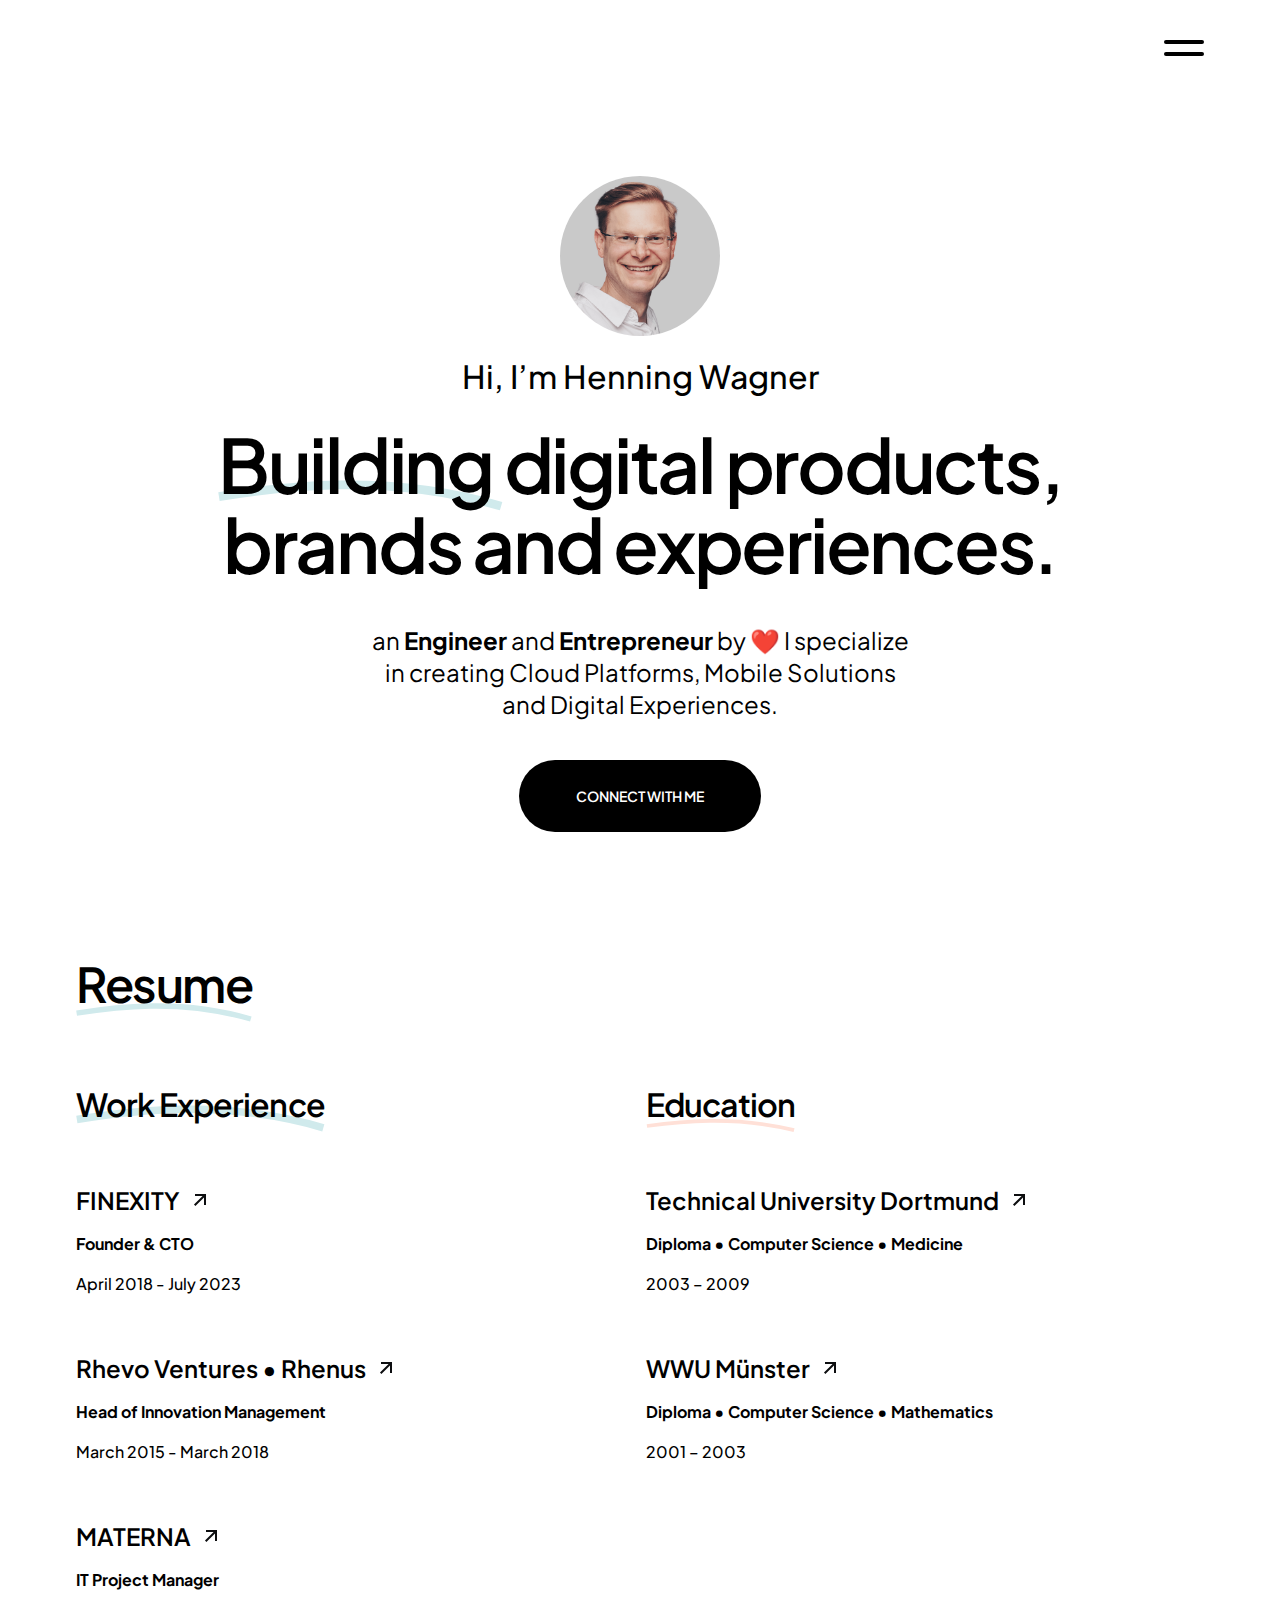
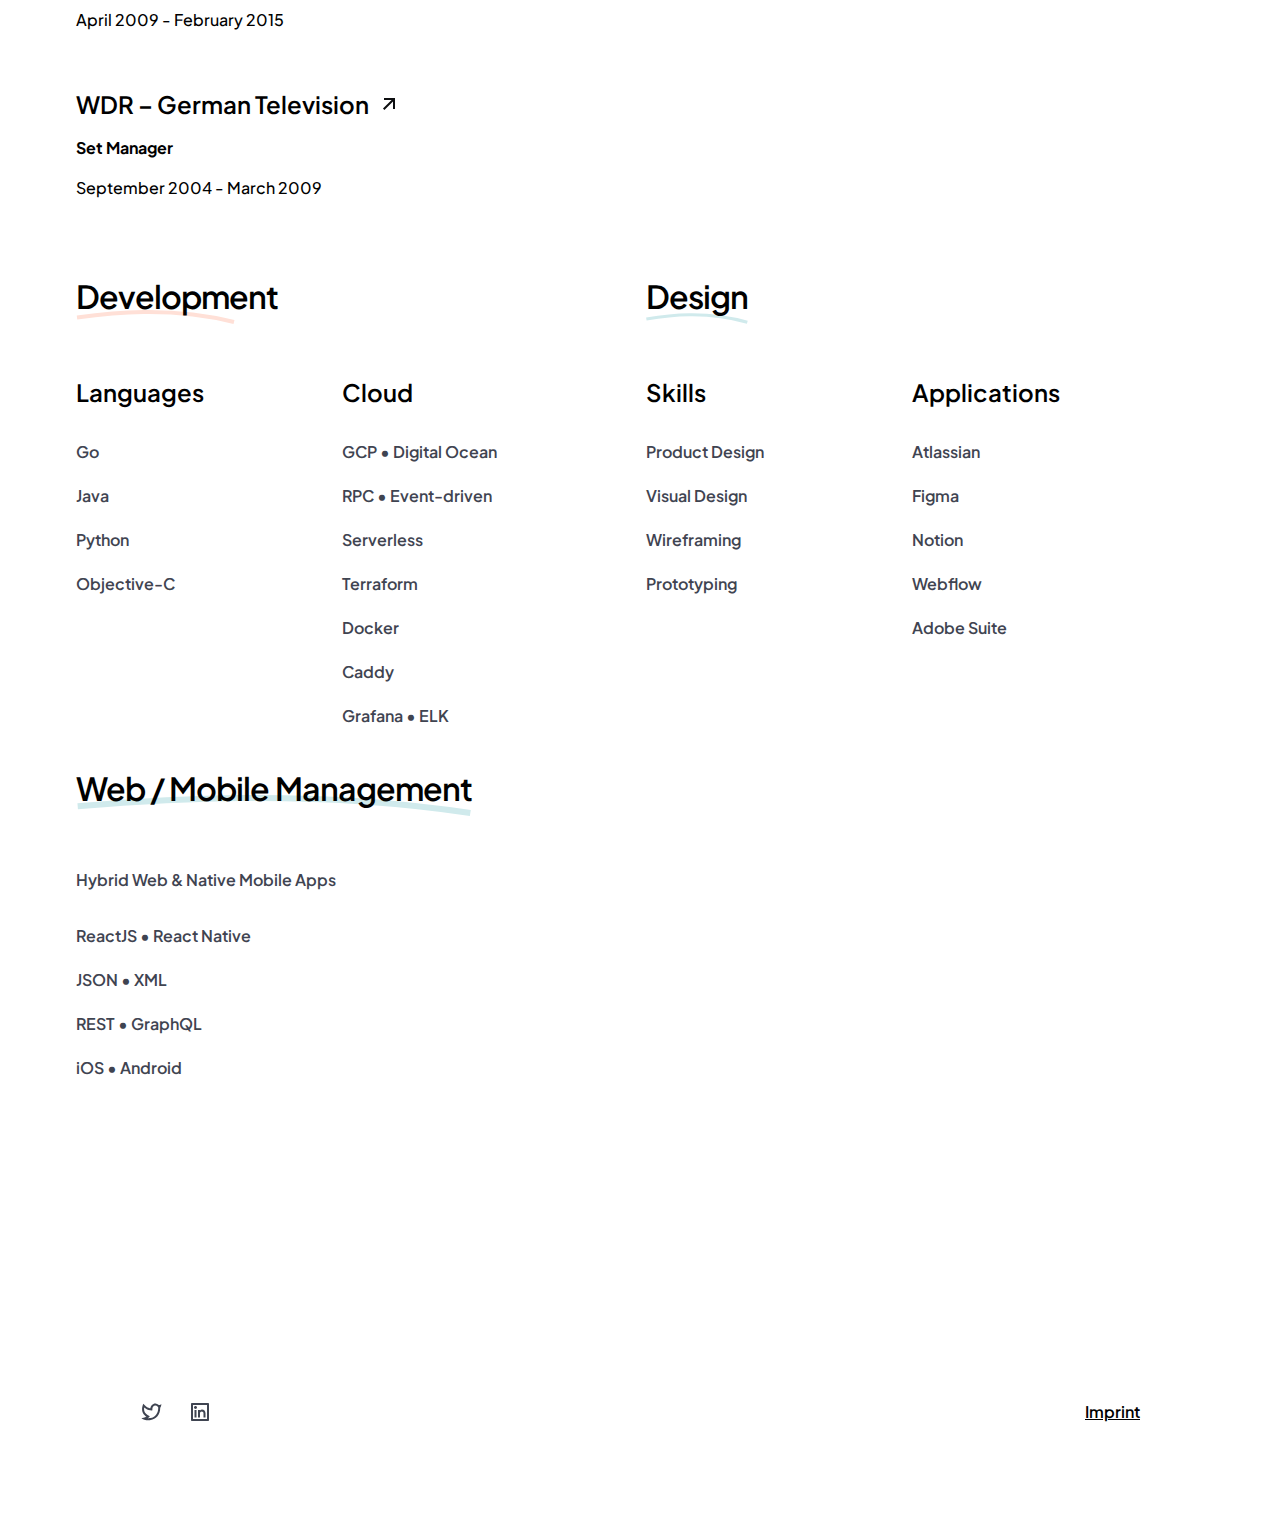
<file: index.html>
<!DOCTYPE html>
<html lang="en">
  <head>
    <meta charset="UTF-8" />
    <meta name="viewport" content="width=device-width, initial-scale=1.0" />
    <link rel="stylesheet" href="./static/style.css" />
    <link rel="shortcut icon" href="./static/hw.png" type="image/x-icon" />
    <script src="./static/tailwind-min.js"></script>
    <title>Home</title>
  </head>
  <body>
    <nav
      class="lg:max-w-[1160px] w-full mx-auto px-4 flex justify-end py-10 gap-4 relative z-50"
    >
      <!--  -->
      <button onclick="mobile()" class="">
        <div id="one" class="w-10 h-1 duration-300 rounded-md bg-black"></div>
        <div
          id="two"
          class="w-10 h-1 duration-300 rounded-md bg-black mt-2"
        ></div>
      </button>
      <!--  -->
      <div
        id="mobilenav"
        class="bg-white z-10 -translate-x-[2000px] duration-300 absolute top-20 shadow md:max-w-[1000px] w-full mx-auto"
      >
        <ul class="flex flex-col gap-7 items-start px-10 py-4">
          <li class="text-black font-semibold text-base cursor-pointer">
            <a href="./index.html">Home</a>
          </li>
          <li class="text-black font-semibold text-base cursor-pointer">
            <a href="imprint.html">Imprint</a>
          </li>
        </ul>
      </div>
    </nav>
    <!--  -->
    <div class="lg:max-w-[950px] w-full mx-auto px-4 md:pt-20 pt-10">
      <img
        src="./static/hw.png"
        alt="Wagner"
        class="rounded-full mx-auto w-[160px] h-[160px]"
      />
      <h1 class="text-[32px] font-medium text-center mt-4 mb-6">
        Hi, I’m Henning Wagner
      </h1>
      <h1
        class="lg:text-[75px] text-4xl font-semibold text-center md:leading-[80px] tracking-[-.03em] relative"
      >
        <span class="relative"
          >Building

          <img
            src="./static/line1.svg"
            alt="Line"
            class="absolute left-0 bottom-0 -z-10"
          />
        </span>
        digital products, brands and experiences.
      </h1>
      <p class="my-10 md:max-w-[540px] w-full mx-auto text-2xl text-center">
        an <b> Engineer </b> and <b> Entrepreneur </b> by ❤️ I specialize in
        creating Cloud Platforms, Mobile Solutions and Digital Experiences.
      </p>
      <a href="mailto:hi@henningwagner.com" target="_blank">
        <button
          class="w-[242px] h-[72px] bg-black hover:bg-opacity-90 transform duration-300 ease-in-out text-white text-sm font-semibold flex justify-center items-center rounded-full mx-auto"
        >
          CONNECT WITH ME
        </button>
      </a>
    </div>
    <!--  -->
    <div class="lg:max-w-[1160px] w-full mx-auto px-4 md:py-28 py-14">
      <h1
        class="lg:text-[48px] text-4xl font-semibold leading-[80px] tracking-[-.03em] relative"
      >
        <span class="relative"
          >Resume

          <img
            src="./static/line1.svg"
            alt="Line"
            class="absolute left-0 -bottom-2 -z-10"
          />
        </span>
      </h1>
      <div class="flex lg:flex-nowrap flex-wrap gap-5 mt-10">
        <div class="lg:max-w-[550px] w-full">
          <h1
            class="lg:text-[32px] text-2xl font-semibold leading-[80px] tracking-[-.03em] relative"
          >
            <span class="relative"
              >Work Experience

              <img
                src="./static/line1.svg"
                alt="Line"
                class="absolute left-0 -bottom-2 -z-10"
              />
            </span>
          </h1>
          <a
            href="https://finexity.com/"
            target="_blank"
            class="cursor-pointer"
          >
            <p class="mt-10 flex gap-2 cursor-pointer text-2xl font-semibold">
              FINEXITY
              <img src="./static/arrow.svg" alt="Arrow" />
            </p>
            <p class="text-base font-bold mt-4">Founder & CTO</p>
            <p class="text-base mt-4 font-medium">April 2018 - July 2023</p>
          </a>
          <a
            href="https://www.rhevo-innovations.com/"
            target="_blank"
            class="cursor-pointer"
          >
            <p class="mt-14 flex gap-2 cursor-pointer text-2xl font-semibold">
              Rhevo Ventures • Rhenus
              <img src="./static/arrow.svg" alt="Arrow" />
            </p>
            <p class="text-base font-bold mt-4">
              Head of Innovation Management
            </p>
            <p class="text-base mt-4 font-medium">March 2015 - March 2018</p>
          </a>
          <a
            href="https://www.materna.de/EN/Home/home_node.html"
            target="_blank"
            class="cursor-pointer"
          >
            <p class="mt-14 flex gap-2 cursor-pointer text-2xl font-semibold">
              MATERNA
              <img src="./static/arrow.svg" alt="Arrow" />
            </p>
            <p class="text-base font-bold mt-4">IT Project Manager</p>
            <p class="text-base mt-4 font-medium">April 2009 - February 2015</p>
          </a>
          <a href="https://www1.wdr.de/index.html" target="_blank">
            <p class="mt-14 flex gap-2 cursor-pointer text-2xl font-semibold">
              WDR – German Television
              <img src="./static/arrow.svg" alt="Arrow" />
            </p>
            <p class="text-base font-bold mt-4">Set Manager</p>
            <p class="text-base mt-4 font-medium">
              September 2004 - March 2009
            </p>
          </a>
        </div>
        <div class="lg:max-w-[550px] w-full">
          <h1
            class="lg:text-[32px] text-2xl font-semibold leading-[80px] tracking-[-.03em] relative"
          >
            <span class="relative"
              >Education

              <img
                src="./static/line2.svg"
                alt="Line"
                class="absolute left-0 -bottom-2 -z-10"
              />
            </span>
          </h1>
          <a
            href="https://www.tu-dortmund.de/en"
            target="_blank"
            class="cursor-pointer"
          >
            <p class="mt-10 flex gap-2 cursor-pointer text-2xl font-semibold">
              Technical University Dortmund
              <img src="./static/arrow.svg" alt="Arrow" />
            </p>
            <p class="text-base font-bold mt-4">
              Diploma • Computer Science • Medicine
            </p>
            <p class="text-base mt-4 font-medium">2003 – 2009</p>
          </a>
          <a
            href="https://www.uni-muenster.de/en/"
            target="_blank"
            class="cursor-pointer"
          >
            <p class="mt-14 flex gap-2 cursor-pointer text-2xl font-semibold">
              WWU Münster
              <img src="./static/arrow.svg" alt="Arrow" />
            </p>
            <p class="text-base font-bold mt-4">
              Diploma • Computer Science • Mathematics
            </p>
            <p class="text-base mt-4 font-medium">2001 – 2003</p>
          </a>
        </div>
      </div>
      <!--  -->
      <div class="flex flex-wrap gap-5 mt-14">
        <div class="lg:max-w-[550px] w-full">
          <h1
            class="lg:text-[32px] text-2xl font-semibold leading-[80px] tracking-[-.03em] relative"
          >
            <span class="relative"
              >Development
              <img
                src="./static/line2.svg"
                alt="Line"
                class="absolute left-0 -bottom-2 -z-10"
              />
            </span>
          </h1>
          <div class="flex md:flex-nowrap flex-wrap">
            <div class="w-[266px]">
              <p class="mt-10 flex gap-2 cursor-pointer text-2xl font-semibold">
                Languages
              </p>
              <p class="text-base font-semibold text-[#3f4451] mt-8">Go</p>
              <p class="text-base font-semibold text-[#3f4451] mt-5">Java</p>
              <p class="text-base font-semibold text-[#3f4451] mt-5">Python</p>
              <p class="text-base font-semibold text-[#3f4451] mt-5">
                Objective-C
              </p>
            </div>
            <div class="w-[266px]">
              <p class="mt-10 flex gap-2 cursor-pointer text-2xl font-semibold">
                Cloud
              </p>
              <p class="text-base font-semibold text-[#3f4451] mt-8">
                GCP • Digital Ocean
              </p>
              <p class="text-base font-semibold text-[#3f4451] mt-5">
                RPC • Event-driven
              </p>
              <p class="text-base font-semibold text-[#3f4451] mt-5">
                Serverless
              </p>
              <p class="text-base font-semibold text-[#3f4451] mt-5">
                Terraform
              </p>
              <p class="text-base font-semibold text-[#3f4451] mt-5">Docker</p>
              <p class="text-base font-semibold text-[#3f4451] mt-5">Caddy</p>
              <p class="text-base font-semibold text-[#3f4451] mt-5">
                Grafana • ELK
              </p>
            </div>
          </div>
        </div>
        <div class="lg:max-w-[550px] w-full">
          <h1
            class="lg:text-[32px] text-2xl font-semibold leading-[80px] tracking-[-.03em] relative"
          >
            <span class="relative"
              >Design
              <img
                src="./static/line1.svg"
                alt="Line"
                class="absolute left-0 -bottom-2 -z-10"
              />
            </span>
          </h1>
          <div class="flex md:flex-nowrap flex-wrap">
            <div class="w-[266px]">
              <p class="mt-10 flex gap-2 cursor-pointer text-2xl font-semibold">
                Skills
              </p>
              <p class="text-base font-semibold text-[#3f4451] mt-8">
                Product Design
              </p>
              <p class="text-base font-semibold text-[#3f4451] mt-5">
                Visual Design
              </p>
              <p class="text-base font-semibold text-[#3f4451] mt-5">
                Wireframing
              </p>
              <p class="text-base font-semibold text-[#3f4451] mt-5">
                Prototyping
              </p>
            </div>
            <div class="w-[266px]">
              <p class="mt-10 flex gap-2 cursor-pointer text-2xl font-semibold">
                Applications
              </p>
              <p class="text-base font-semibold text-[#3f4451] mt-8">
                Atlassian
              </p>
              <p class="text-base font-semibold text-[#3f4451] mt-5">Figma</p>
              <p class="text-base font-semibold text-[#3f4451] mt-5">Notion</p>
              <p class="text-base font-semibold text-[#3f4451] mt-5">Webflow</p>
              <p class="text-base font-semibold text-[#3f4451] mt-5">
                Adobe Suite
              </p>
            </div>
          </div>
        </div>
        <div class="lg:max-w-[550px] w-full">
          <h1
            class="lg:text-[32px] text-2xl font-semibold leading-[80px] tracking-[-.03em] relative"
          >
            <span class="relative"
              >Web / Mobile Management
              <img
                src="./static/line3.svg"
                alt="Line"
                class="absolute left-0 -bottom-2 -z-10 w-full"
              />
            </span>
          </h1>
          <div class="flex md:flex-nowrap flex-wrap">
            <div class="mt-10">
              <p class="text-base font-semibold text-[#3f4451]">
                Hybrid Web & Native Mobile Apps
              </p>
              <p class="text-base font-semibold text-[#3f4451] mt-8">
                ReactJS • React Native
              </p>
              <p class="text-base font-semibold text-[#3f4451] mt-5">
                JSON • XML
              </p>
              <p class="text-base font-semibold text-[#3f4451] mt-5">
                REST • GraphQL
              </p>
              <p class="text-base font-semibold text-[#3f4451] mt-5">
                iOS • Android
              </p>
            </div>
          </div>
        </div>
      </div>
      <!--  -->
      <div
        class="flex md:justify-between justify-center items-center gap-4 lg:mt-80 md:mt-20 mt-10 lg:max-w-[1000px] w-full mx-auto"
      >
        <div class="flex gap-6 items-center">
          <a
            class="cursor-pointer"
            href="https://twitter.com/hewagner"
            target="_blank"
          >
            <img src="./static/x.svg" alt="X" />
          </a>
          <a
            class="cursor-pointer"
            href="https://www.linkedin.com/in/henning-wagner/"
            target="_blank"
          >
            <img src="./static/li.svg" alt="LinkedIn" />
          </a>
        </div>
        <a href="imprint.html">
          <p class="text-base hover:underline font-semibold underline">
            Imprint
          </p>
        </a>
      </div>
    </div>
    <script>
      function mobile() {
        mobilenav.classList.toggle("translate-x-0");
        one.classList.toggle("rotate-45");
        two.classList.toggle("-rotate-45");
      }
    </script>
  </body>
</html>
</file>
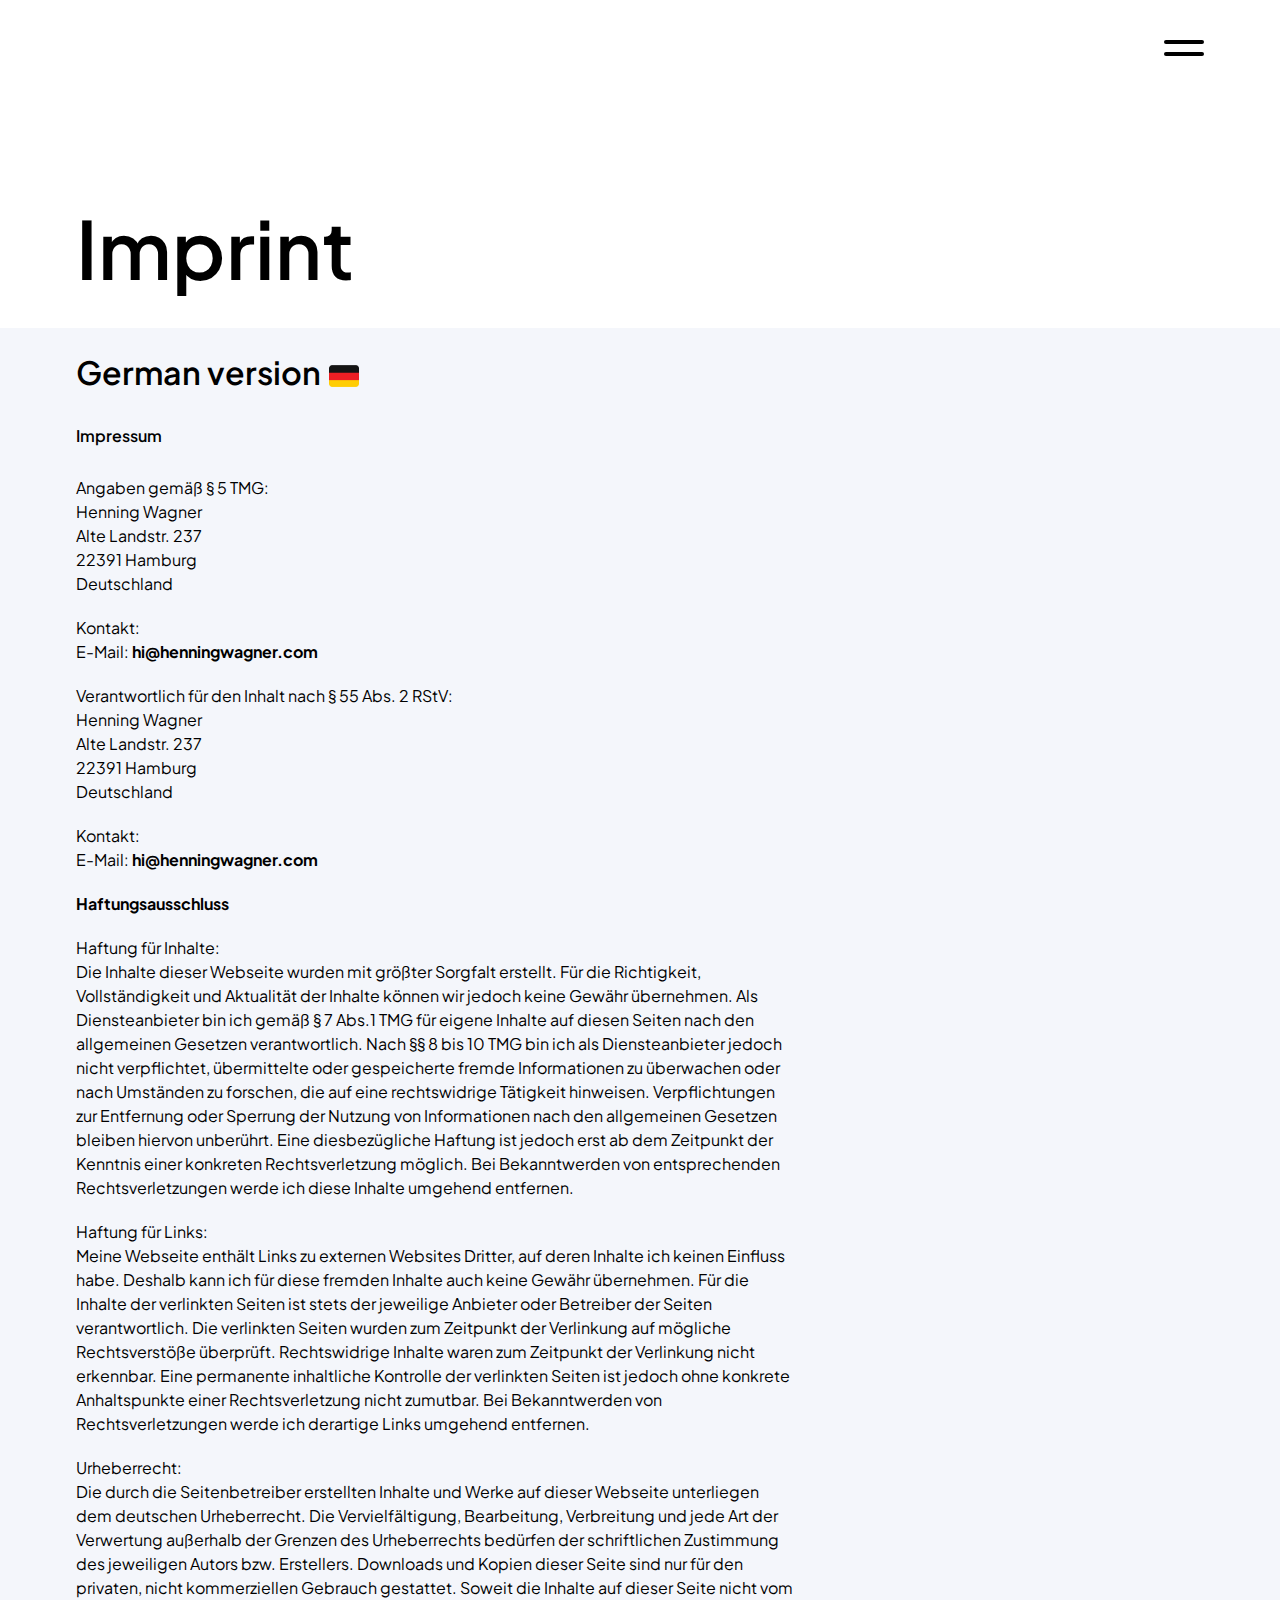
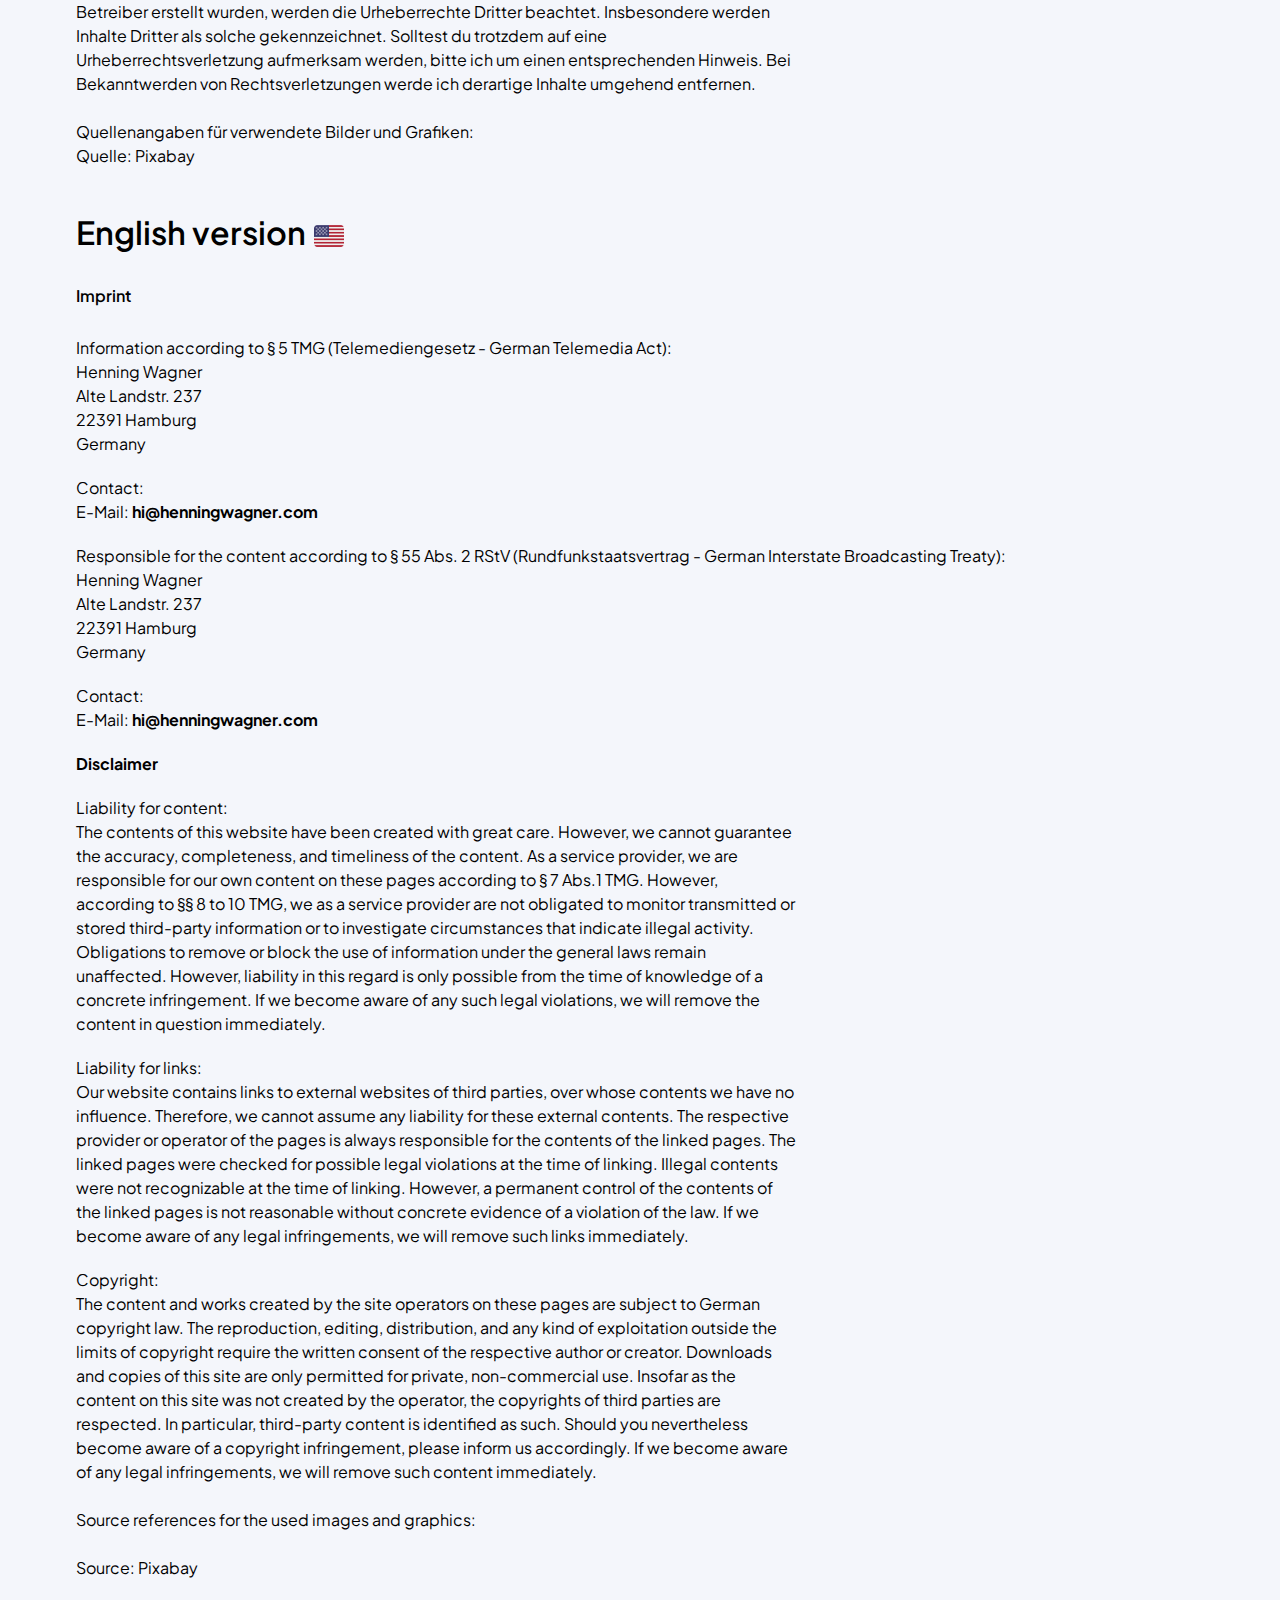
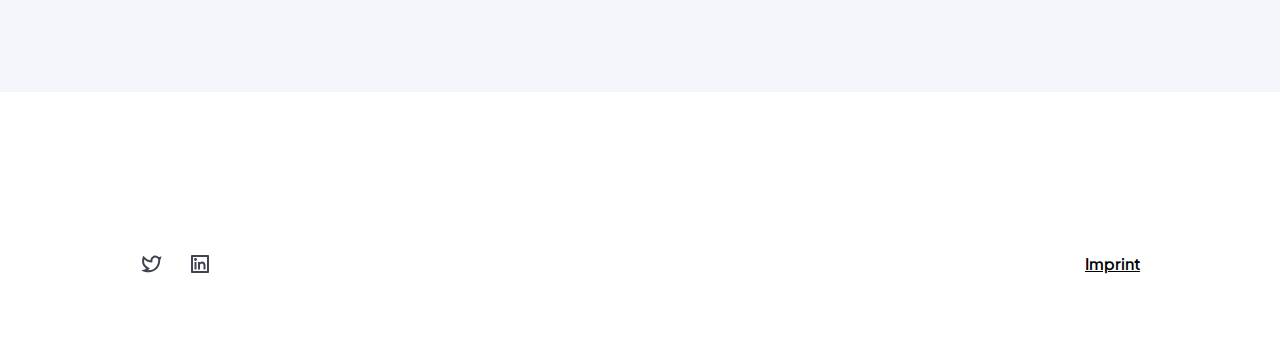
<file: imprint.html>
<!DOCTYPE html>
<html lang="en">
  <head>
    <meta charset="UTF-8" />
    <meta name="viewport" content="width=device-width, initial-scale=1.0" />
    <link rel="stylesheet" href="./static/style.css" />
    <link rel="shortcut icon" href="./static/hw.png" type="image/x-icon" />
    <script src="./static/tailwind-min.js"></script>
    <title>Imprint</title>
  </head>
  <body>
    <nav
      class="lg:max-w-[1160px] w-full mx-auto px-4 flex justify-end py-10 gap-4 relative z-50"
    >
      <button onclick="mobile()" class="">
        <div id="one" class="w-10 h-1 duration-300 rounded-md bg-black"></div>
        <div
          id="two"
          class="w-10 h-1 duration-300 rounded-md bg-black mt-2"
        ></div>
      </button>
      <!--  -->
      <div
        id="mobilenav"
        class="bg-white z-10 -translate-y-[2000px] duration-300 absolute top-20 shadow md:max-w-[1000px] w-full mx-auto"
      >
        <ul class="flex flex-col gap-7 items-start px-10 py-4">
          <li class="text-black font-semibold text-base cursor-pointer">
            <a href="./index.html">Home</a>
          </li>
          <li class="text-black font-semibold text-base cursor-pointer">
            <a href="./imprint.html">Imprint</a>
          </li>
        </ul>
      </div>
    </nav>
    <div class="lg:max-w-[1160px] w-full mx-auto px-4 md:pt-28 pt-14 mb-10">
      <h1 class="lg:text-[80px] md:text-6xl text-4xl font-semibold">Imprint</h1>
    </div>
    <div class="md:mb-28 mb-14 bg-[#F4F6FB] pt-5 md:pb-28 pb-20">
      <div class="lg:max-w-[1160px] w-full mx-auto px-4">
        <h1 class="text-[32px] font-semibold flex gap-2 items-center">
          German version
          <span class="font-normal"
            ><img
              src="./static/german.png"
              alt="German"
              class="w-[30px] mt-2"
            />
          </span>
        </h1>
        <p class="text-base font-semibold my-7">Impressum</p>
        <p class="text-base">
          Angaben gemäß § 5 TMG: <br />
          Henning Wagner <br />
          Alte Landstr. 237 <br />
          22391 Hamburg <br />
          Deutschland <br />
        </p>
        <p class="my-5 text-base">
          Kontakt: <br />
          E-Mail:
          <b
            ><a href="mailto:hi@henningwagner.com" class="cursor-pointer">
              hi@henningwagner.com
            </a></b
          >
        </p>
        <p class="text-base">
          Verantwortlich für den Inhalt nach § 55 Abs. 2 RStV: <br />
          Henning Wagner <br />
          Alte Landstr. 237 <br />
          22391 Hamburg <br />
          Deutschland <br />
        </p>
        <p class="my-5 text-base">
          Kontakt: <br />
          E-Mail:
          <b
            ><a href="mailto:hi@henningwagner.com" class="cursor-pointer">
              hi@henningwagner.com
            </a>
          </b>
        </p>
        <p class="text-base my-5"><b>‍‍Haftungsausschluss </b></p>
        <p class="text-base md:max-w-[720px] w-full">
          ‍Haftung für Inhalte: <br />
          Die Inhalte dieser Webseite wurden mit größter Sorgfalt erstellt. Für
          die Richtigkeit, Vollständigkeit und Aktualität der Inhalte können wir
          jedoch keine Gewähr übernehmen. Als Diensteanbieter bin ich gemäß § 7
          Abs.1 TMG für eigene Inhalte auf diesen Seiten nach den allgemeinen
          Gesetzen verantwortlich. Nach §§ 8 bis 10 TMG bin ich als
          Diensteanbieter jedoch nicht verpflichtet, übermittelte oder
          gespeicherte fremde Informationen zu überwachen oder nach Umständen zu
          forschen, die auf eine rechtswidrige Tätigkeit hinweisen.
          Verpflichtungen zur Entfernung oder Sperrung der Nutzung von
          Informationen nach den allgemeinen Gesetzen bleiben hiervon unberührt.
          Eine diesbezügliche Haftung ist jedoch erst ab dem Zeitpunkt der
          Kenntnis einer konkreten Rechtsverletzung möglich. Bei Bekanntwerden
          von entsprechenden Rechtsverletzungen werde ich diese Inhalte umgehend
          entfernen.
        </p>
        <p class="text-base md:max-w-[720px] w-full my-5">
          Haftung für Links: <br />
          Meine Webseite enthält Links zu externen Websites Dritter, auf deren
          Inhalte ich keinen Einfluss habe. Deshalb kann ich für diese fremden
          Inhalte auch keine Gewähr übernehmen. Für die Inhalte der verlinkten
          Seiten ist stets der jeweilige Anbieter oder Betreiber der Seiten
          verantwortlich. Die verlinkten Seiten wurden zum Zeitpunkt der
          Verlinkung auf mögliche Rechtsverstöße überprüft. Rechtswidrige
          Inhalte waren zum Zeitpunkt der Verlinkung nicht erkennbar. Eine
          permanente inhaltliche Kontrolle der verlinkten Seiten ist jedoch ohne
          konkrete Anhaltspunkte einer Rechtsverletzung nicht zumutbar. Bei
          Bekanntwerden von Rechtsverletzungen werde ich derartige Links
          umgehend entfernen.
        </p>
        <p class="text-base md:max-w-[720px] w-full">
          Urheberrecht: <br />
          Die durch die Seitenbetreiber erstellten Inhalte und Werke auf dieser
          Webseite unterliegen dem deutschen Urheberrecht. Die Vervielfältigung,
          Bearbeitung, Verbreitung und jede Art der Verwertung außerhalb der
          Grenzen des Urheberrechts bedürfen der schriftlichen Zustimmung des
          jeweiligen Autors bzw. Erstellers. Downloads und Kopien dieser Seite
          sind nur für den privaten, nicht kommerziellen Gebrauch gestattet.
          Soweit die Inhalte auf dieser Seite nicht vom Betreiber erstellt
          wurden, werden die Urheberrechte Dritter beachtet. Insbesondere werden
          Inhalte Dritter als solche gekennzeichnet. Solltest du trotzdem auf
          eine Urheberrechtsverletzung aufmerksam werden, bitte ich um einen
          entsprechenden Hinweis. Bei Bekanntwerden von Rechtsverletzungen werde
          ich derartige Inhalte umgehend entfernen. <br /><br />
          Quellenangaben für verwendete Bilder und Grafiken: <br />
          Quelle: Pixabay
        </p>
        <!--  -->
        <h1 class="text-[32px] font-semibold flex gap-2 items-center mt-10">
          English version
          <span class="font-normal"
            ><img src="./static/us.png" alt="German" class="w-[30px] mt-2"
          /></span>
        </h1>
        <p class="text-base font-semibold my-7">Imprint</p>
        <p class="text-base">
          Information according to § 5 TMG (Telemediengesetz - German Telemedia
          Act):
          <br />
          Henning Wagner <br />
          Alte Landstr. 237 <br />
          22391 Hamburg <br />
          Germany <br />
        </p>
        <p class="my-5 text-base">
          Contact: <br />
          E-Mail:
          <b
            ><a href="mailto:hi@henningwagner.com" class="cursor-pointer">
              hi@henningwagner.com
            </a>
          </b>
        </p>
        <p class="text-base">
          Responsible for the content according to § 55 Abs. 2 RStV
          (Rundfunkstaatsvertrag - German Interstate Broadcasting Treaty):
          <br />
          Henning Wagner <br />
          Alte Landstr. 237 <br />
          22391 Hamburg <br />
          Germany <br />
        </p>
        <p class="my-5 text-base">
          Contact: <br />
          E-Mail:
          <b
            ><a href="mailto:hi@henningwagner.com" class="cursor-pointer">
              hi@henningwagner.com
            </a>
          </b>
        </p>
        <p class="text-base my-5"><b>Disclaimer </b></p>
        <p class="text-base md:max-w-[720px] w-full">
          Liability for content:
          <br />
          The contents of this website have been created with great care.
          However, we cannot guarantee the accuracy, completeness, and
          timeliness of the content. As a service provider, we are responsible
          for our own content on these pages according to § 7 Abs.1 TMG.
          However, according to §§ 8 to 10 TMG, we as a service provider are not
          obligated to monitor transmitted or stored third-party information or
          to investigate circumstances that indicate illegal activity.
          Obligations to remove or block the use of information under the
          general laws remain unaffected. However, liability in this regard is
          only possible from the time of knowledge of a concrete infringement.
          If we become aware of any such legal violations, we will remove the
          content in question immediately.
        </p>
        <p class="text-base md:max-w-[720px] w-full my-5">
          Liability for links: <br />
          Our website contains links to external websites of third parties, over
          whose contents we have no influence. Therefore, we cannot assume any
          liability for these external contents. The respective provider or
          operator of the pages is always responsible for the contents of the
          linked pages. The linked pages were checked for possible legal
          violations at the time of linking. Illegal contents were not
          recognizable at the time of linking. However, a permanent control of
          the contents of the linked pages is not reasonable without concrete
          evidence of a violation of the law. If we become aware of any legal
          infringements, we will remove such links immediately.
        </p>
        <p class="text-base md:max-w-[720px] w-full">
          Copyright: <br />
          The content and works created by the site operators on these pages are
          subject to German copyright law. The reproduction, editing,
          distribution, and any kind of exploitation outside the limits of
          copyright require the written consent of the respective author or
          creator. Downloads and copies of this site are only permitted for
          private, non-commercial use. Insofar as the content on this site was
          not created by the operator, the copyrights of third parties are
          respected. In particular, third-party content is identified as such.
          Should you nevertheless become aware of a copyright infringement,
          please inform us accordingly. If we become aware of any legal
          infringements, we will remove such content immediately. <br /><br />
          Source references for the used images and graphics:
          <br /><br />
          Source: Pixabay
        </p>
      </div>
    </div>
    <!--  -->
    <div
      class="flex md:justify-between justify-center items-center gap-4 lg:mt-40 md:mt-20 mt-10 lg:max-w-[1000px] w-full mx-auto pb-20"
    >
      <div class="flex gap-6 items-center">
        <a
          class="cursor-pointer"
          href="https://twitter.com/hewagner"
          target="_blank"
        >
          <img src="./static/x.svg" alt="X" />
        </a>
        <a
          class="cursor-pointer"
          href="https://www.linkedin.com/in/henning-wagner/"
          target="_blank"
        >
          <img src="./static/li.svg" alt="LinkedIn" />
        </a>
      </div>
      <a href="imprint.html">
        <p class="text-base hover:underline font-semibold underline">Imprint</p>
      </a>
    </div>
    <script>
      function mobile() {
        mobilenav.classList.toggle("translate-y-0");
        one.classList.toggle("rotate-45");
        two.classList.toggle("-rotate-45");
      }
    </script>
  </body>
</html>
</file>
<file: static/style.css>
@import url("https://fonts.googleapis.com/css2?family=Plus+Jakarta+Sans:ital,wght@0,200;0,300;0,400;0,500;0,600;0,700;0,800;1,200;1,300;1,400;1,500;1,600;1,700;1,800&display=swap");
body {
  font-family: "Plus Jakarta Sans", sans-serif;
}
</file>
